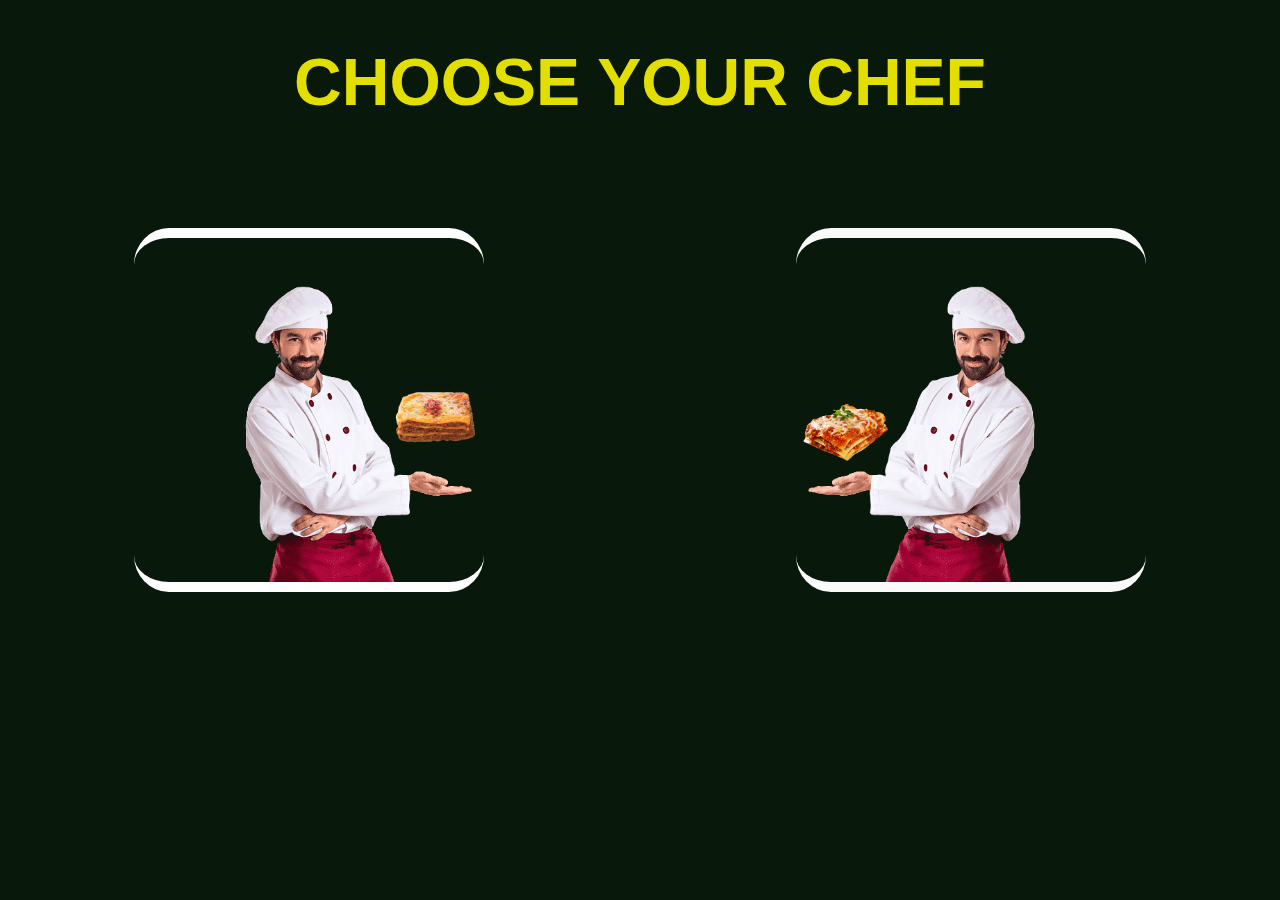
<file: index.html>
<!DOCTYPE html>
<html lang="en">
    <head>
        <meta charset="UTF-8"/>
        <meta name="viewport" content="width=device-width, initial-scale=1.0">
        <meta http-equiv="X-UA-Compatible" content="IE=edge">
        <link rel="icon" href="logo.png">
        <link rel="stylesheet" href="style.css">
        <title>Odin Recipes</title>
    </head>

    <body>
        <div class="heading">
            <h1>CHOOSE YOUR CHEF</h1>
        </div>
        <div class="container">
            <a href="./recipes/meatlasagna.html">
                <img class="meat" alt="click for recipe" src="./img/right-pointing-chef.png">
            </a>
            <a href="./recipes/cheeselasagna.html">
                <img class="cheese" src="./img/left-pointing-chef.png" alt="click for recipe">
            </a>
        </div>

    </body>
</html>
</file>
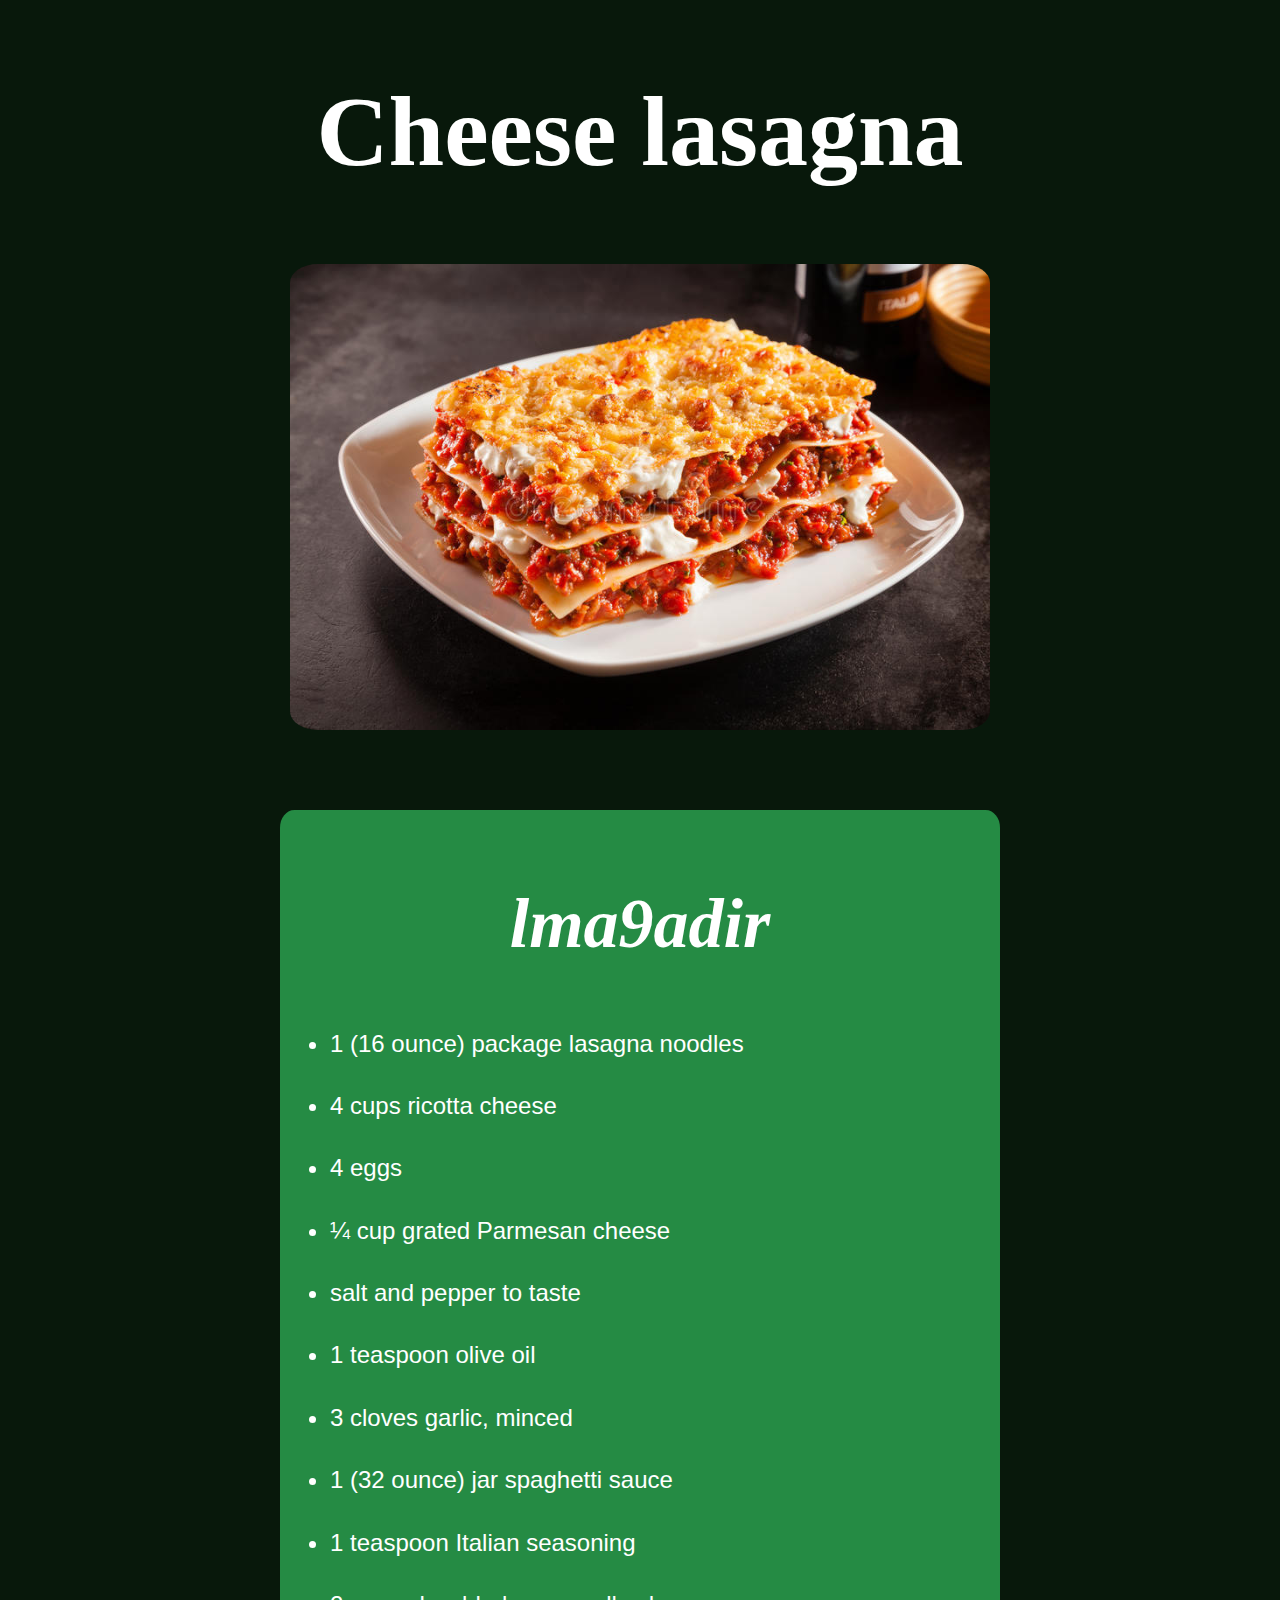
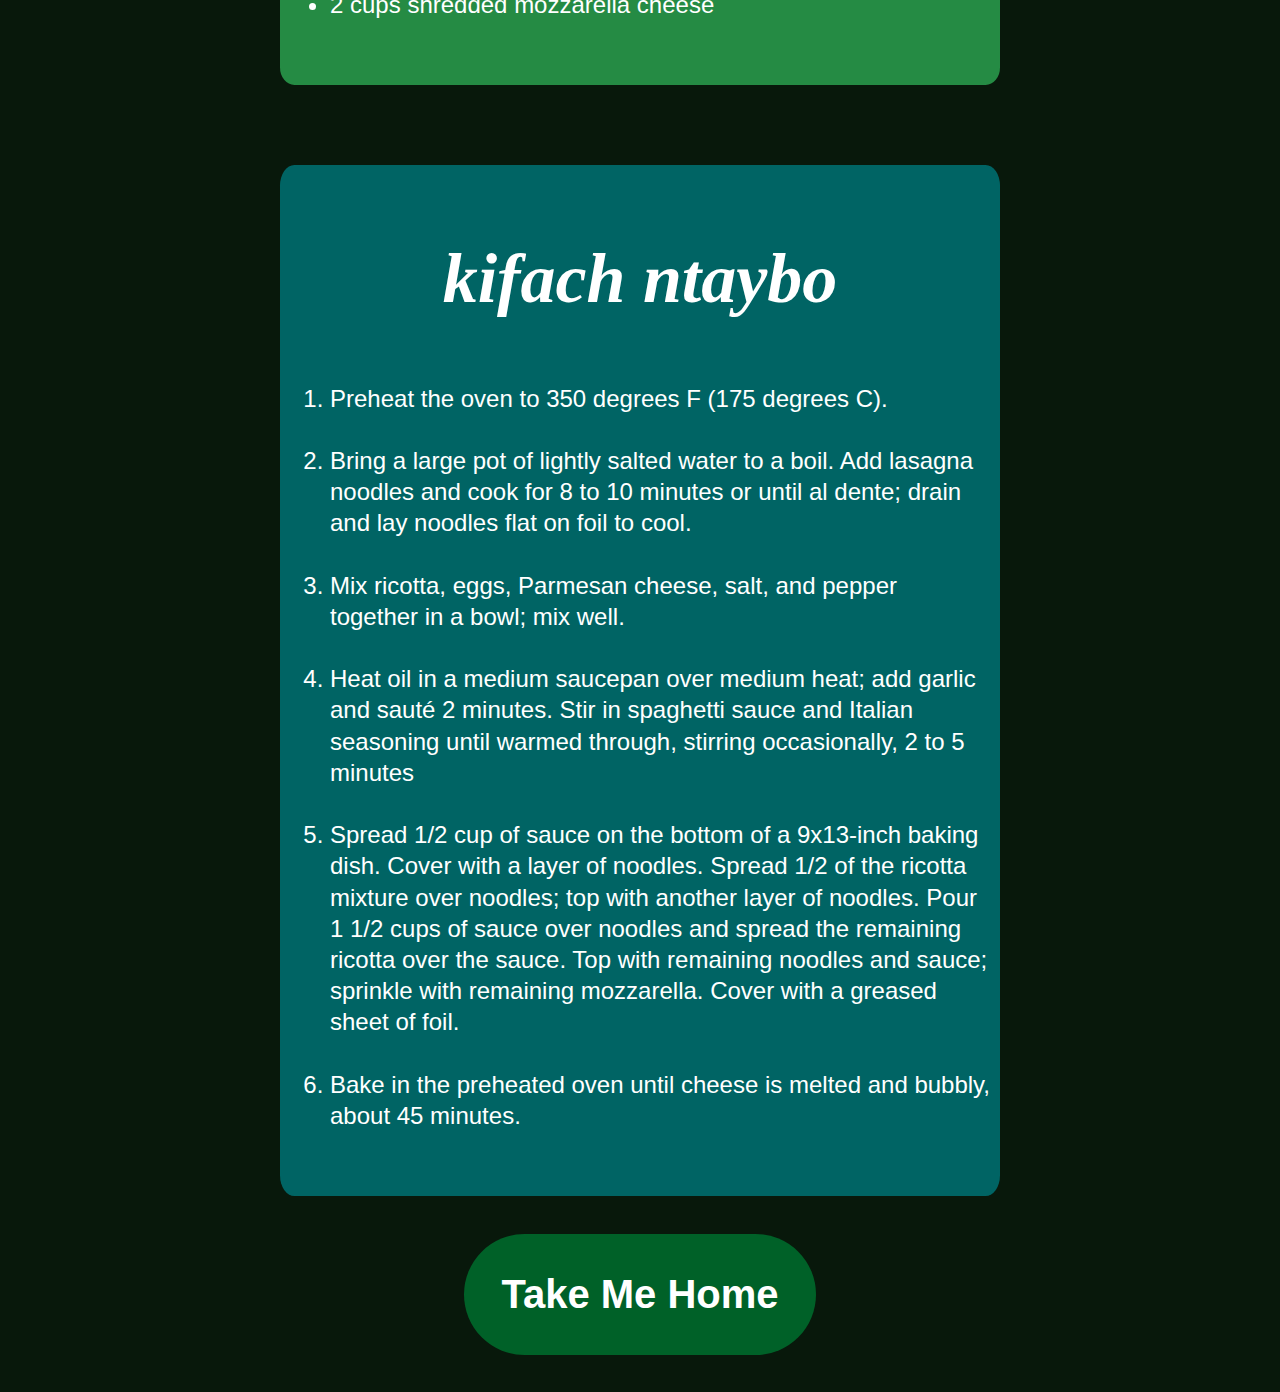
<file: recipes/cheeselasagna.html>
<!DOCTYPE html>
<html lang="en">
    <head>
        <meta charset="UTF-8"/>
        <meta name="viewport" content="width=device-width, initial-scale=1.0">
        <meta http-equiv="X-UA-Compatible" content="IE=edge">
        <link rel="icon" href="../logo.png">
        <link rel="stylesheet" href="../css/cheeselasagna-style.css">
        <title>Meat Lasagna</title>
    </head>

    <body>
        <h1 class="heading-header">Cheese lasagna</h1>
        <div id="top-div">
            <img class="pic" src="../img/beef-lasagna.jpg" alt="cheese lasagna">
        </div>
        <div id="ingredients">
            <h2>lma9adir</h2>
            <ul>
                <li>1 (16 ounce) package lasagna noodles</li><br>
                <li>4 cups ricotta cheese</li><br>
                <li>4 eggs</li><br>
                <li>¼ cup grated Parmesan cheese</li><br>
                <li>salt and pepper to taste</li><br>
                <li>1 teaspoon olive oil</li><br>
                <li>3 cloves garlic, minced</li><br>
                <li>1 (32 ounce) jar spaghetti sauce</li><br>
                <li>1 teaspoon Italian seasoning</li><br>
                <li>2 cups shredded mozzarella cheese</li><br>
            </ul>
        </div>
        <div id="steps">
            <h2>kifach ntaybo</h2>
            <ol>
                <li>Preheat the oven to 350 degrees F (175 degrees C).</li><br>

                <li>Bring a large pot of lightly salted water to a boil. 
                    Add lasagna noodles and cook for 8 to 10 minutes or 
                    until al dente; drain and lay noodles flat on foil to cool.
                </li><br>

                <li>Mix ricotta, eggs, Parmesan cheese, salt, and pepper together 
                    in a bowl; mix well.
                </li><br>

                <li>Heat oil in a medium saucepan over medium heat; add garlic and 
                    sauté 2 minutes. Stir in spaghetti sauce and Italian seasoning 
                    until warmed through, stirring occasionally, 2 to 5 minutes
                </li><br>
                <li>Spread 1/2 cup of sauce on the bottom of a 9x13-inch baking dish. 
                    Cover with a layer of noodles. Spread 1/2 of the ricotta mixture 
                    over noodles; top with another layer of noodles. Pour 1 1/2 cups 
                    of sauce over noodles and spread the remaining ricotta over the 
                    sauce. Top with remaining noodles and sauce; sprinkle with 
                    remaining mozzarella. Cover with a greased sheet of foil.
                </li><br>
                <li>Bake in the preheated oven until cheese is melted and bubbly, 
                    about 45 minutes.
                </li><br>
            </ol>
        </div>
        <div class="home-btn">
            <a href="../index.html"><button type="button">Take Me Home</button></a>
        </div>
        
    </body>
</html>
</file>
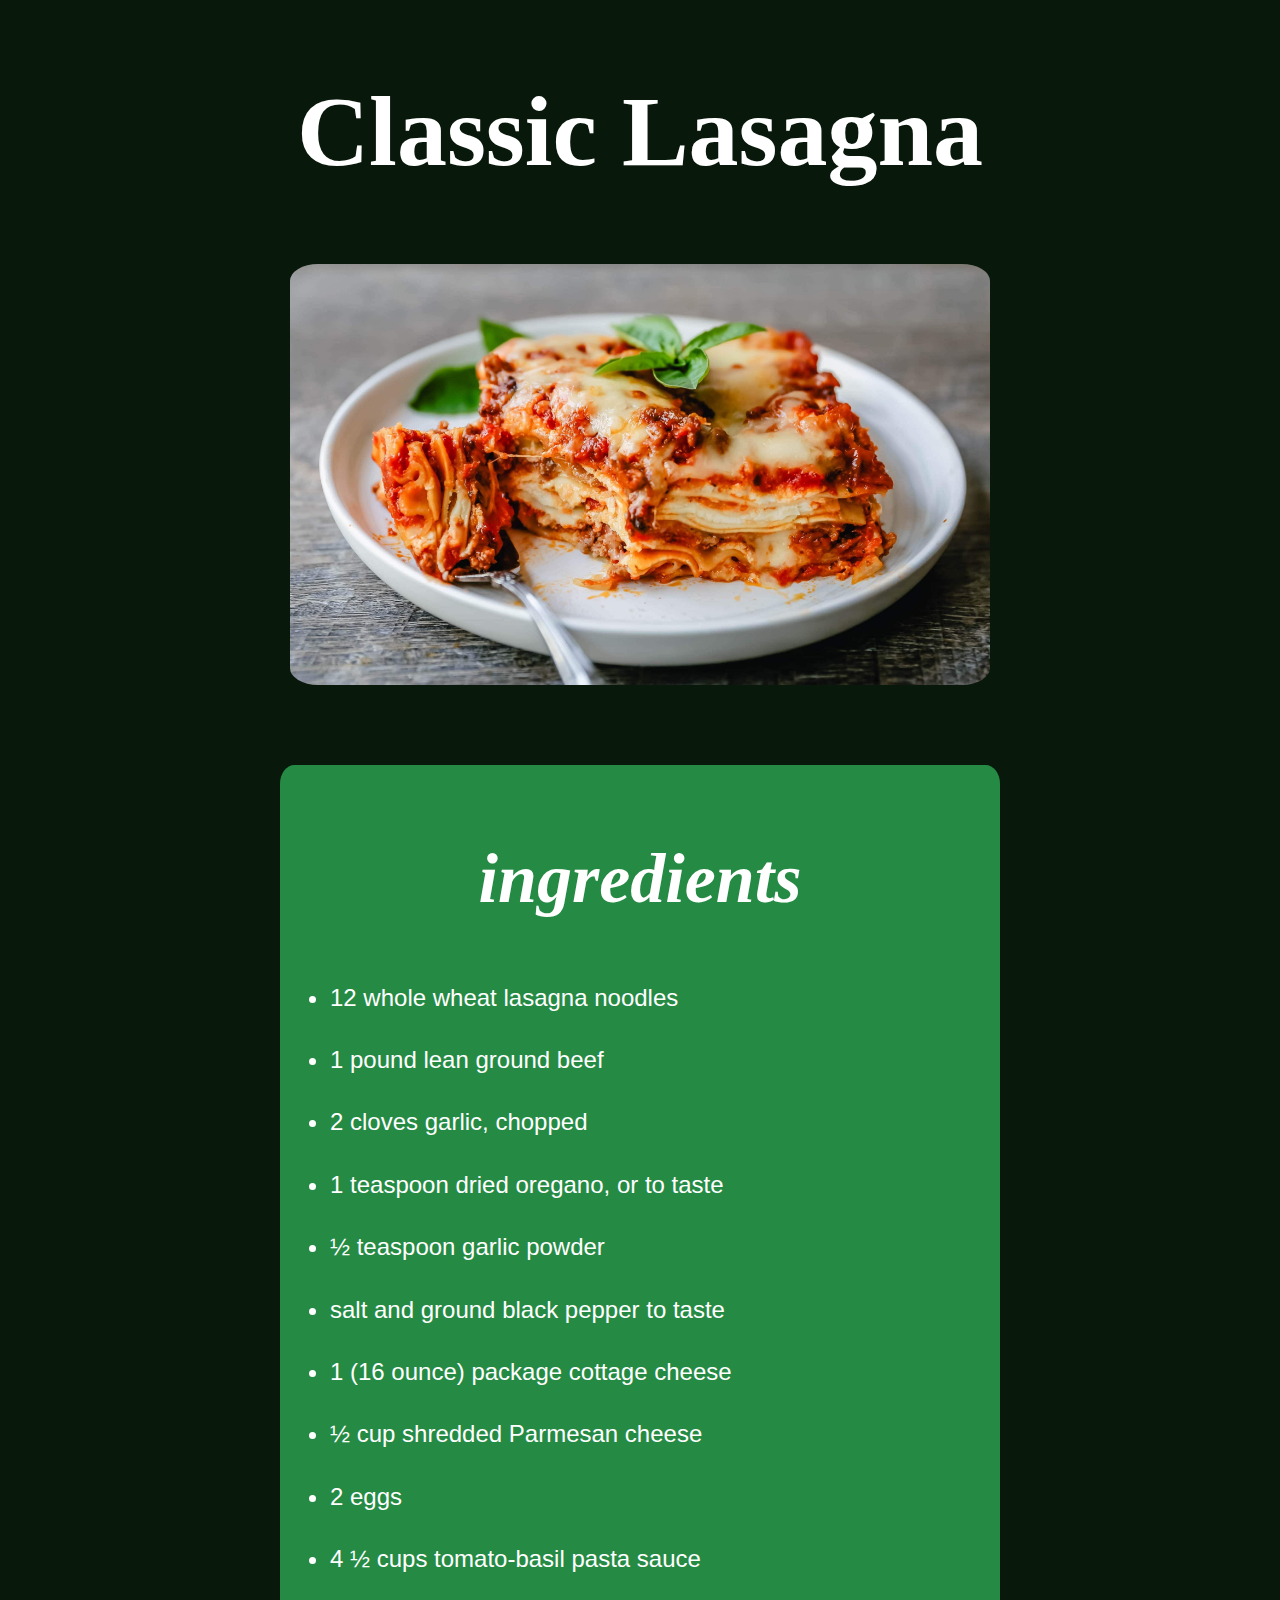
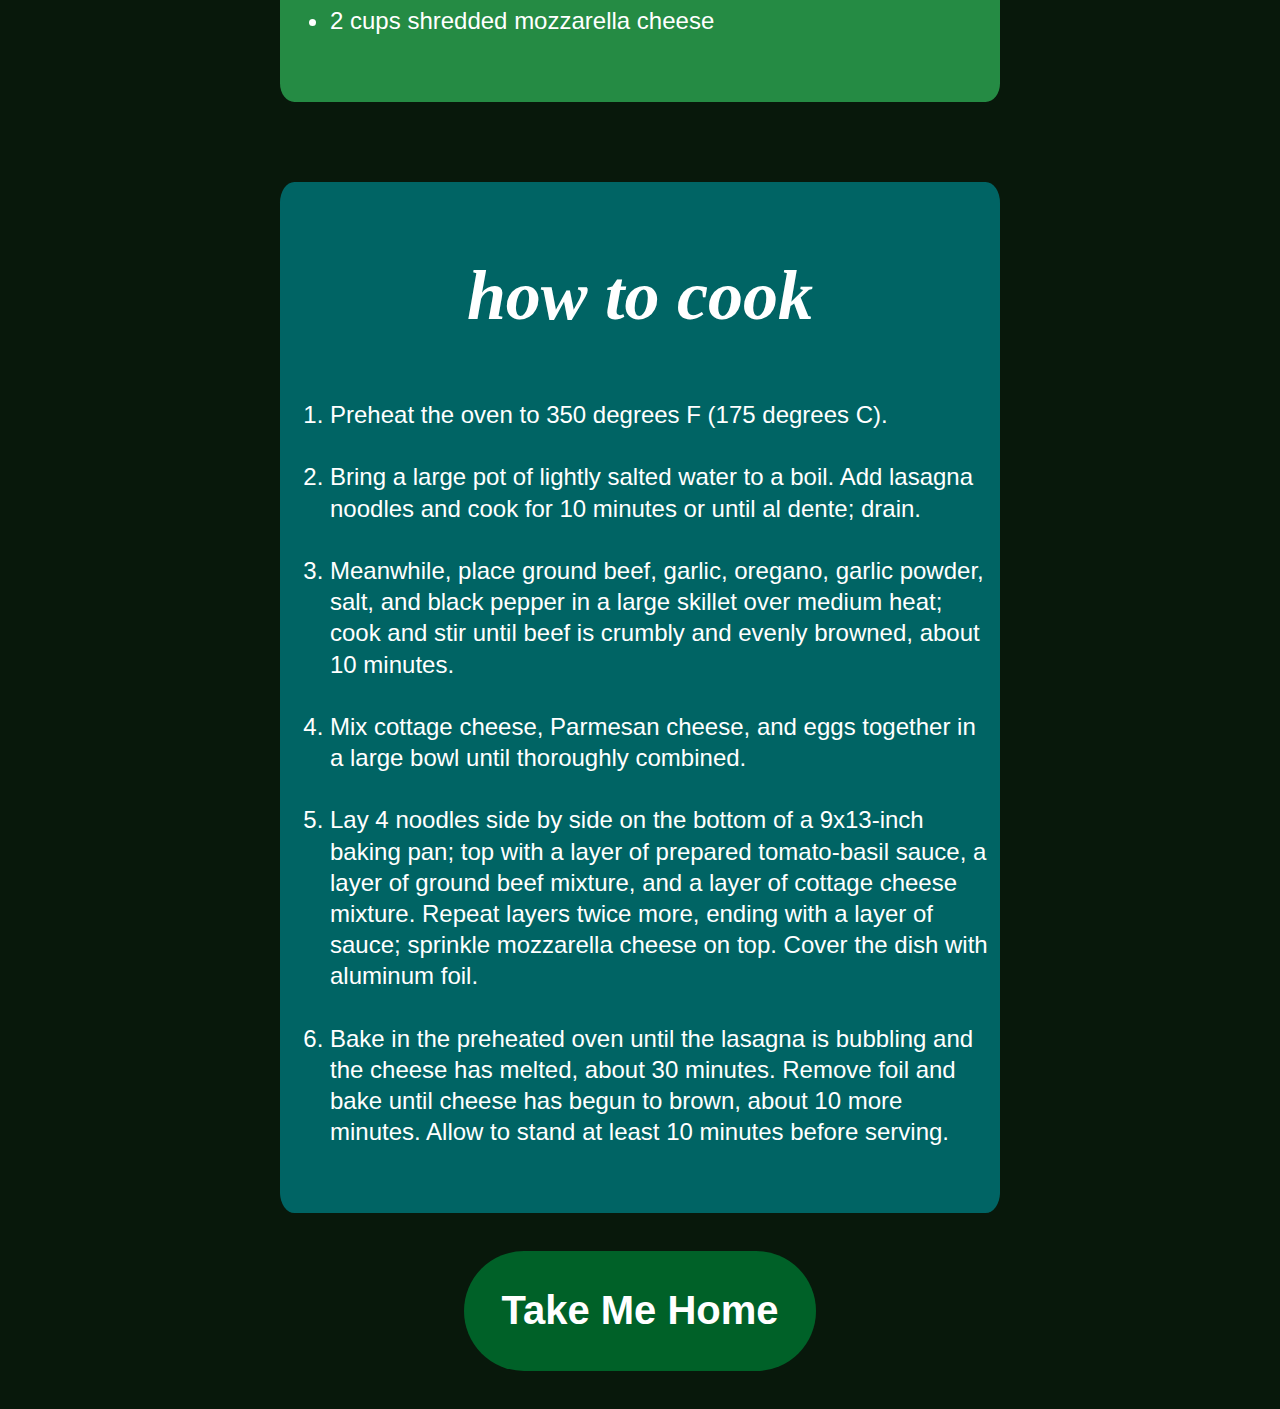
<file: recipes/meatlasagna.html>
<!DOCTYPE html>
<html lang="en">
    <head>
        <meta charset="UTF-8"/>
        <meta name="viewport" content="width=device-width, initial-scale=1.0">
        <meta http-equiv="X-UA-Compatible" content="IE=edge">
        <link rel="icon" href="../logo.png">
        <link rel="stylesheet" href="../css/meatlasagna-style.css">
        <title>Meat Lasagna</title>
    </head>

    <body>
        
        <h1 class="heading-header">Classic Lasagna</h1>
        <div id="top-div">
            <img class="pic" src="../img/Classic-Lasagna.jpg" alt="Classic Lasagna">
        </div>
        <div id="ingredients">
            <h2> ingredients</h2>
            <ul>
                <li>12 whole wheat lasagna noodles</li><br>
                <li>1 pound lean ground beef</li><br>
                <li>2 cloves garlic, chopped</li><br>
                <li>1 teaspoon dried oregano, or to taste</li><br>
                <li>½ teaspoon garlic powder</li><br>
                <li>salt and ground black pepper to taste</li><br>
                <li>1 (16 ounce) package cottage cheese</li><br>
                <li>½ cup shredded Parmesan cheese</li><br>
                <li>2 eggs</li><br>
                <li>4 ½ cups tomato-basil pasta sauce</li><br>
                <li>2 cups shredded mozzarella cheese</li><br>
            </ul>
        </div>
        <div id="steps">
            <h2>how to cook</h2>
            <ol>
                <li>
                    Preheat the oven to 350 degrees F (175 degrees C).
                </li><br>
                
                <li> Bring a large pot of lightly salted water to a boil. 
                    Add lasagna noodles and cook for 10 minutes or 
                    until al dente; drain.
                </li><br>
                    
                <li> Meanwhile, place ground beef, garlic, oregano, 
                    garlic powder, salt, and black pepper in a large 
                    skillet over medium heat; cook and stir until beef is crumbly 
                    and evenly browned, about 10 minutes.
                </li><br>
                    
                <li> Mix cottage cheese, Parmesan cheese, 
                    and eggs together in a large bowl until thoroughly combined.
                </li><br>
                    
                <li> Lay 4 noodles side by side on the bottom of a 9x13-inch 
                    baking pan; top with a layer of prepared tomato-basil sauce, 
                    a layer of ground beef mixture, and a layer of cottage 
                    cheese mixture. Repeat layers twice more, 
                    ending with a layer of sauce; sprinkle mozzarella cheese on top. 
                    Cover the dish with aluminum foil.
                </li><br>
                    
                <li> Bake in the preheated oven until the lasagna is 
                    bubbling and the cheese has melted, about 30 minutes. 
                    Remove foil and bake until cheese has begun to brown, 
                    about 10 more minutes. Allow to stand at least 10 minutes 
                    before serving.
                </li><br>
                        
            </ol>
        </div>

        <div class="home-btn">
            <a href="../index.html"><button type="button">Take Me Home</button></a>
        </div>
    </body>
</html>
</file>
<file: style.css>
body {
    font-family: 'Franklin Gothic Medium', 'Arial Narrow', Arial, sans-serif;
    text-align: center;
    background: rgb(8, 24, 11);
    /* background-image: url(./img/pattern-background.jpg); */

}

.heading {
    color: rgb(226, 222, 0);
    font-size: 33px;
}

.meat {
    float: left;
    height: auto;
    width: 250px;
    margin-left: 10%;
    margin-top: 4rem;
    padding-left: 100px;

    border-bottom: 10px;
    border-bottom-color: rgb(255, 255, 255);
    border-bottom-style: solid;
    border-bottom-left-radius: 10%;
    border-bottom-right-radius: 10%;

    padding-top: 3rem;
    border-top: 10px;
    border-top-color: rgb(255, 255, 255);
    border-top-style: solid;
    border-top-left-radius: 10%;
    border-top-right-radius: 10%;
    
    transition: transform 300ms;
}

.meat:hover {
    transform: scale(1.1);
}

.cheese {
    float: right;
    height: auto;
    width: 250px;
    margin-top: 4rem;
    margin-right: 10%;
    padding-right: 100px;

    border-bottom: 10px;
    border-bottom-color: rgb(250, 250, 250);
    border-bottom-style: solid;
    border-bottom-left-radius: 10%;
    border-bottom-right-radius: 10%;

    padding-top: 3rem;
    border-top: 10px;
    border-top-color: rgb(250, 250, 250);
    border-top-style: solid;
    border-top-left-radius: 10%;
    border-top-right-radius: 10%;
    
    transition: transform 300ms;
}

.cheese:hover {
    transform: scale(1.1);
}
</file>
<file: css/cheeselasagna-style.css>
body {
    font-family: 'Franklin Gothic Medium', 'Arial Narrow', Arial, sans-serif;
    background-color: rgb(8, 24, 11);
    color: rgb(255,255,255);
    line-height: 1.3;
}

h2 {
    text-align: center;
    font-size: 70px;
    font-style: italic;
    font-family: serif;
}

.heading-header {
    text-align: center;
    font-size: 100px;
    font-family: serif;
}
#top-div {
    border-style: hidden;
    border-radius: 4%;
    width: 700px;
    max-width: 1000px;
    min-width: none;
    height: auto;
    max-height: max-content;
    min-height: auto;
    object-fit: fill;
    display: flex;
    margin: 0 auto;
}

/* margin: top, bottom, left, right */

.pic {
    width: 700px;
    height: auto;
    border-radius: 4%;
}

#ingredients {
    background-color: rgb(37, 139, 68);
    width: 700px;
    height: auto;
    padding: 10px;
    margin: 5rem auto;
    border-style: hidden;
    border-radius: 2%;
    font-size: 24px;


}

#steps {
    background-color: rgb(0, 100, 100);
    width: 700px;
    height: auto;
    padding: 10px;
    margin: auto;
    border-style: hidden;
    border-radius: 2%;
    font-size: 24px;
}

.home-btn {
    padding-top: 1cm;
    margin-bottom: 1cm;
    text-align: center; 
}

button {
    background: rgb(0, 97, 40);
    width: auto;
    height: auto;
    padding: 1cm;
    border-radius: 2cm;
    border-style: hidden;
    text-align: center;
    font-size: 40px;
    font-weight: bold;
    color: rgb(255,255,255);
}

button:hover {
    cursor: pointer;
    opacity: 0.9;
}
</file>
<file: css/meatlasagna-style.css>
body {
    font-family: 'Franklin Gothic Medium', 'Arial Narrow', Arial, sans-serif;
    background-color: rgb(8, 24, 11);
    color: rgb(255,255,255);
    line-height: 1.3;
}

h2 {
    text-align: center;
    font-size: 70px;
    font-style: italic;
    font-family: serif;
}

.heading-header {
    text-align: center;
    font-size: 100px;
    font-family: serif;
}
#top-div {
    border-style: hidden;
    border-radius: 4%;
    width: 700px;
    max-width: 1000px;
    min-width: none;
    height: auto;
    max-height: max-content;
    min-height: auto;
    object-fit: fill;
    display: flex;
    margin: 0 auto;
}

/* margin: top, bottom, left, right */

.pic {
    width: 700px;
    height: auto;
    border-radius: 4%;
}

#ingredients {
    background-color: rgb(37, 139, 68);
    width: 700px;
    height: auto;
    padding: 10px;
    margin: 5rem auto;
    border-style: hidden;
    border-radius: 2%;
    font-size: 24px;


}

#steps {
    background-color: rgb(0, 100, 100);
    width: 700px;
    height: auto;
    padding: 10px;
    margin: auto;
    border-style: hidden;
    border-radius: 2%;
    font-size: 24px;
}

.home-btn {
    padding-top: 1cm;
    margin-bottom: 1cm;
    text-align: center; 
}

button {
    background: rgb(0, 97, 40);
    width: auto;
    height: auto;
    padding: 1cm;
    border-radius: 2cm;
    border-style: hidden;
    text-align: center;
    font-size: 40px;
    font-weight: bold;
    color: rgb(255,255,255);
}

button:hover {
    cursor: pointer;
    opacity: 0.9;
}
</file>
